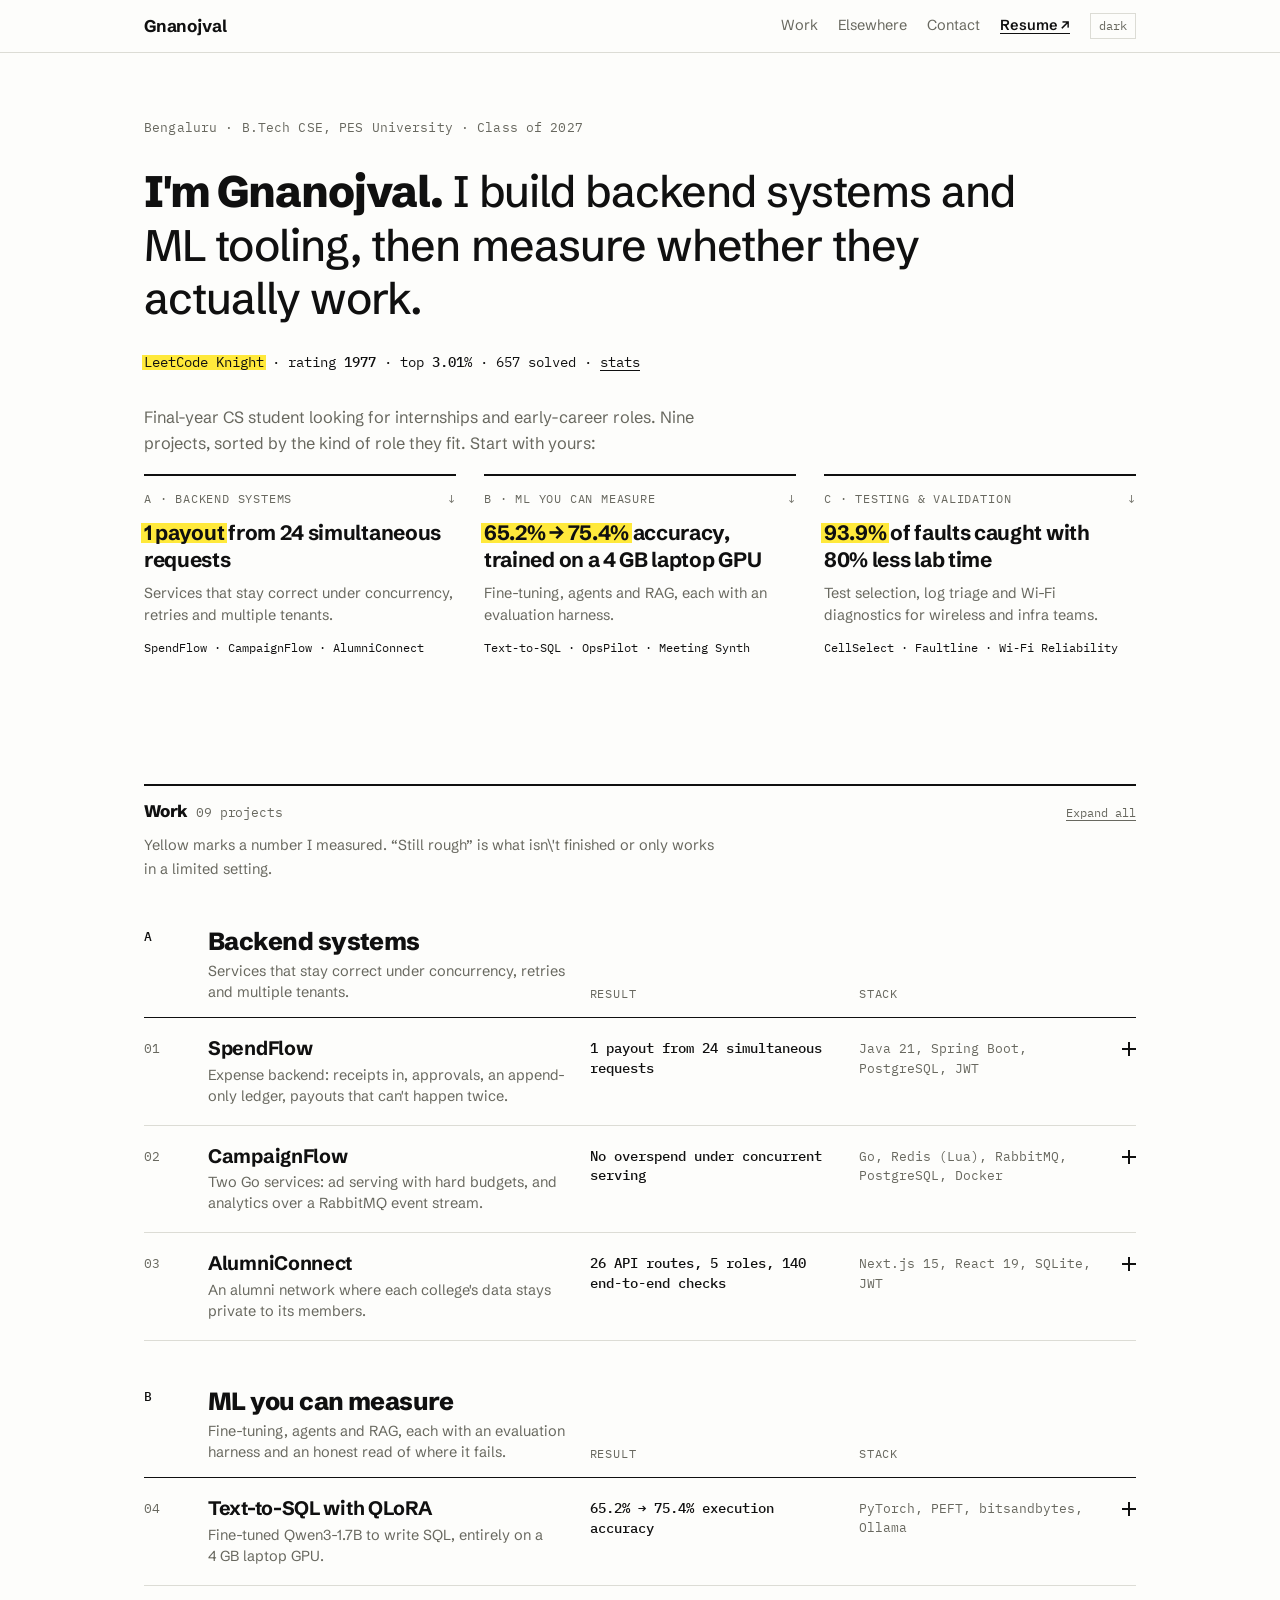
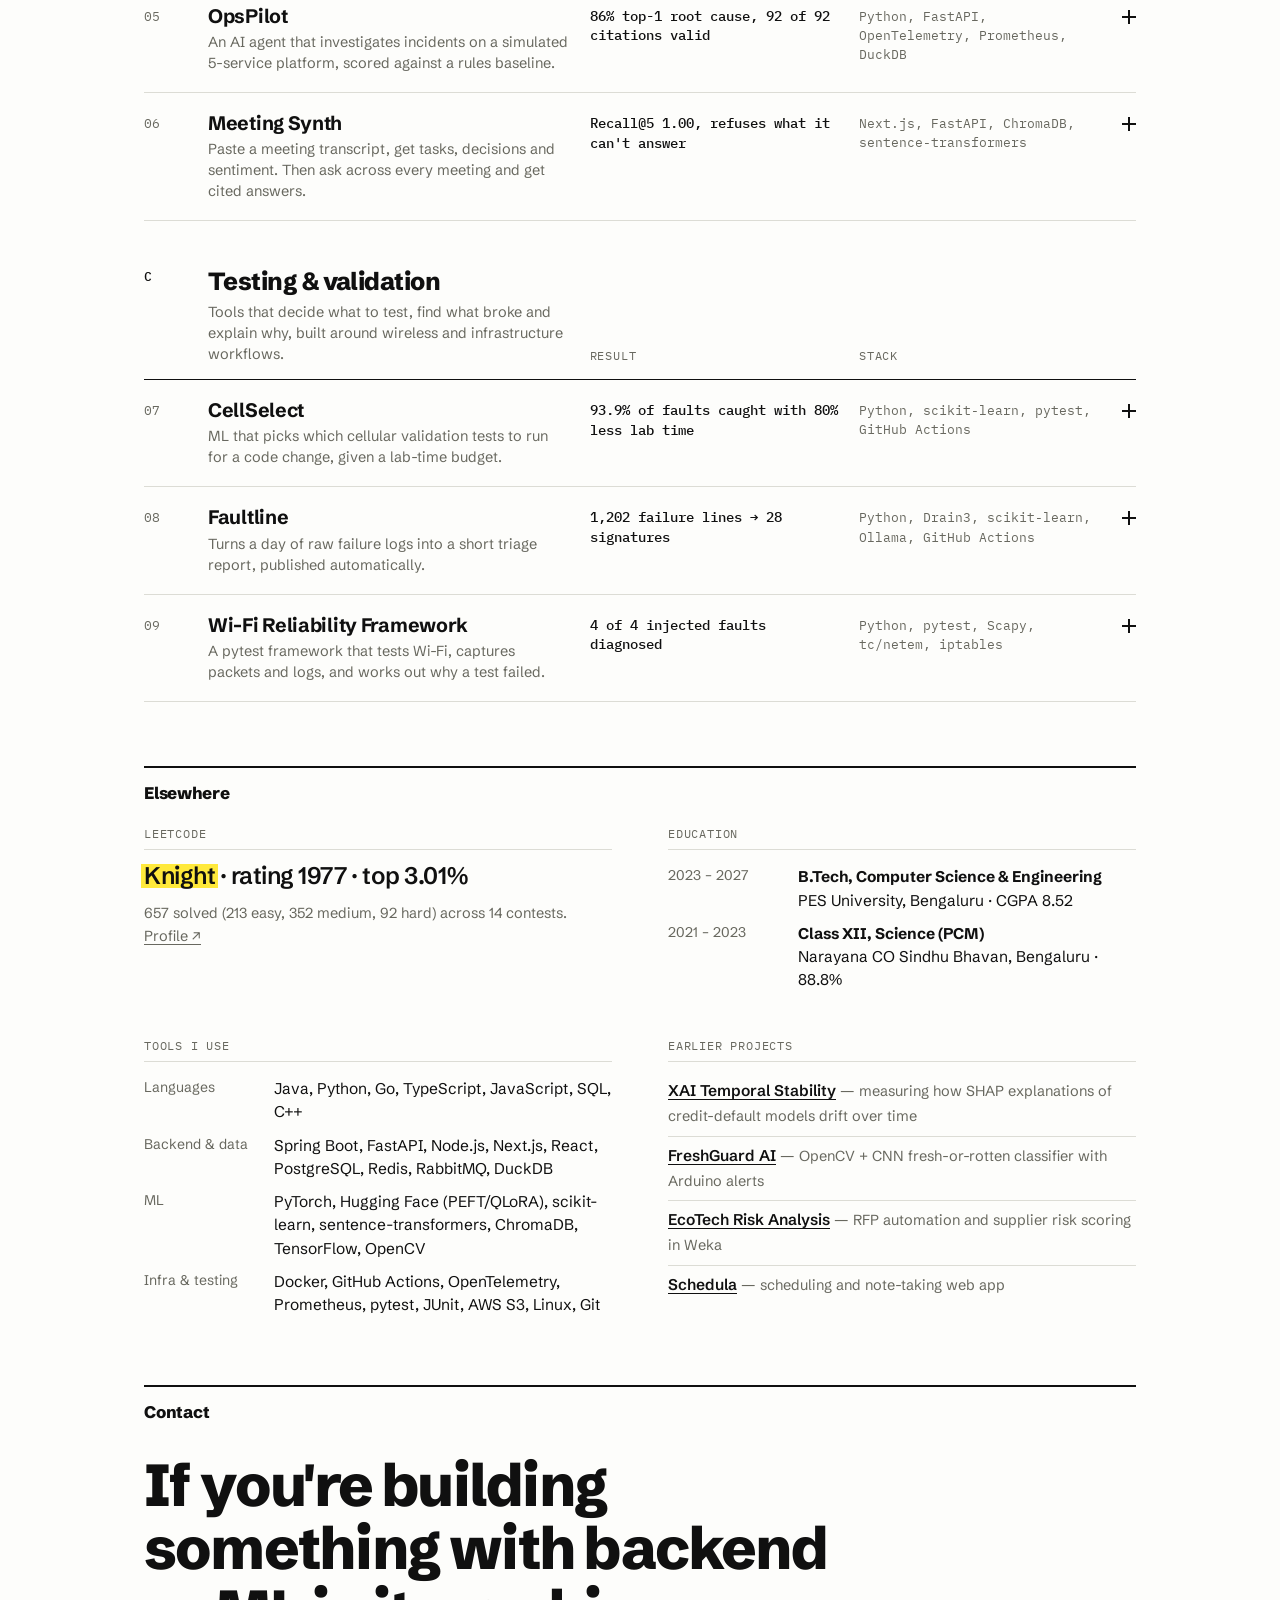
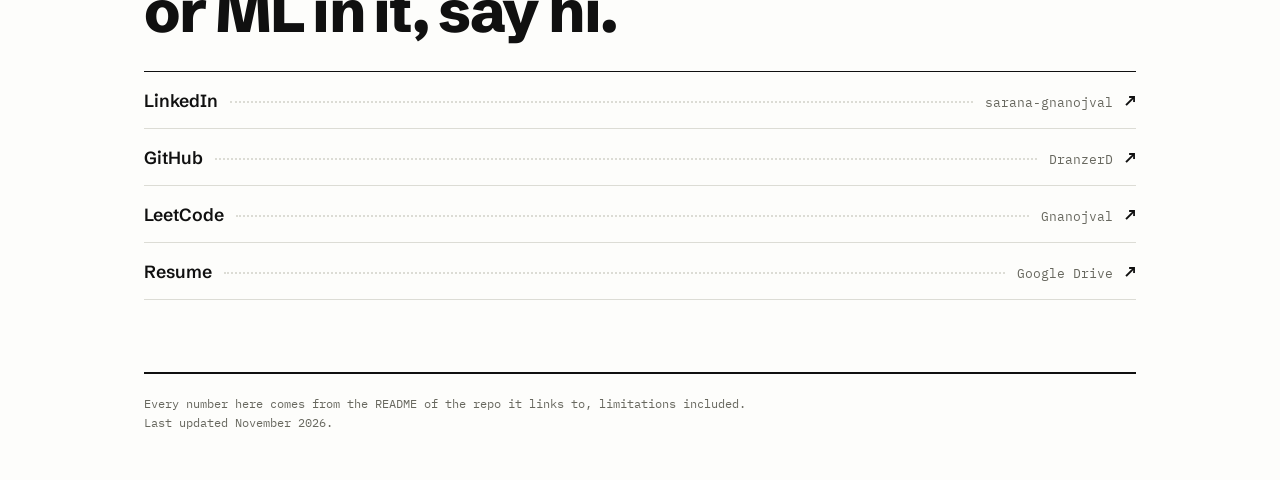
<file: index.html>
<!DOCTYPE html>
<html lang="en">
<head>
<meta charset="UTF-8">
<meta name="viewport" content="width=device-width, initial-scale=1.0">
<title>Gnanojval — Software Engineer</title>
<meta name="description" content="Gnanojval, final-year CS student in Bengaluru. Backend systems and ML tooling, measured and tested: nine projects in Java, Go, Python and TypeScript. LeetCode Knight, top 5%.">
<meta property="og:title" content="Gnanojval — Software Engineer">
<meta property="og:description" content="I build backend systems and ML tooling, then try to break them. Nine projects with the numbers to prove it.">
<link rel="icon" href="data:image/svg+xml,%3Csvg xmlns='http://www.w3.org/2000/svg' viewBox='0 0 32 32'%3E%3Crect width='32' height='32' fill='%23ffe93b'/%3E%3Cpath d='M6 24h20M6 24v-4M10 24v-2M14 24v-4M18 24v-2M22 24v-4M26 24v-2' stroke='%23101010' stroke-width='2' fill='none'/%3E%3C/svg%3E">
<link rel="preconnect" href="https://fonts.googleapis.com">
<link rel="preconnect" href="https://fonts.gstatic.com" crossorigin>
<link href="https://fonts.googleapis.com/css2?family=IBM+Plex+Mono:wght@400;500&family=Schibsted+Grotesk:wght@400;500;600;700;800&display=swap" rel="stylesheet">
<style>
:root{
  --bg:#fdfdfb; --ink:#101010; --muted:#68685f; --soft:#dcdcd5; --tint:#f0efe8; --hl:#ffe93b; --hl-ink:#101010;
  --sans:'Schibsted Grotesk',system-ui,-apple-system,'Segoe UI',sans-serif;
  --mono:'IBM Plex Mono',ui-monospace,Consolas,monospace;
}
@media (prefers-color-scheme:dark){
  :root:not([data-theme="light"]){--bg:#0e0e0d;--ink:#f2f1ea;--muted:#9b9b91;--soft:#2c2c29;--tint:#1a1a18}
}
:root[data-theme="dark"]{--bg:#0e0e0d;--ink:#f2f1ea;--muted:#9b9b91;--soft:#2c2c29;--tint:#1a1a18}

*,*::before,*::after{box-sizing:border-box}
html{scroll-behavior:smooth;scroll-padding-top:68px;-webkit-text-size-adjust:100%}
body{margin:0;background:var(--bg);color:var(--ink);font-family:var(--sans);font-size:17px;line-height:1.6;-webkit-font-smoothing:antialiased}
a{color:inherit;text-decoration-thickness:1px;text-underline-offset:3px}
a:hover{text-decoration-thickness:2px}
button{font:inherit;color:inherit;background:none;border:0;padding:0;cursor:pointer}
:focus-visible{outline:2px solid var(--ink);outline-offset:3px}
::selection{background:var(--hl);color:var(--hl-ink)}
.wrap{max-width:1040px;margin:0 auto;padding:0 24px}
.mono{font-family:var(--mono)}
.skip{position:absolute;left:-999px;top:8px;background:var(--hl);color:var(--hl-ink);padding:6px 12px;z-index:99}
.skip:focus{left:8px}

/* ---------- top bar + ruler ---------- */
header.bar{position:sticky;top:0;z-index:50;background:var(--bg);border-bottom:1px solid var(--soft)}
.bar-in{display:flex;justify-content:space-between;align-items:center;height:52px;gap:16px}
.brand{font-weight:700;text-decoration:none;letter-spacing:-.01em}
.nav{display:flex;gap:20px;align-items:center;font-size:14.5px}
.nav a{text-decoration:none;color:var(--muted)}
.nav a:hover{color:var(--ink);text-decoration:underline}
.nav .res{color:var(--ink);font-weight:600;text-decoration:underline}
.theme{font-family:var(--mono);font-size:12px;color:var(--muted);border:1px solid var(--soft);padding:2px 8px}
.theme:hover{color:var(--ink);border-color:var(--ink)}

/* ---------- hero ---------- */
.hero{padding-block:64px 48px}
.meta{font-family:var(--mono);font-size:12.5px;color:var(--muted);margin:0 0 28px;letter-spacing:.01em}
.lede{font-size:clamp(1.65rem,3.7vw,2.75rem);line-height:1.22;letter-spacing:-.022em;font-weight:500;margin:0;max-width:21em}
.lede .lead-in{font-weight:800}
.hl,mark{background:linear-gradient(transparent 10%,var(--hl) 10% 92%,transparent 92%);color:var(--hl-ink);padding:0 .14em;margin:0 -.14em;-webkit-box-decoration-break:clone;box-decoration-break:clone;text-decoration:none}
a.hl:hover{background:var(--hl);text-decoration:underline;text-decoration-thickness:2px}
.lcline{margin:26px 0 0;font-family:var(--mono);font-size:13.5px}
.lcline b{font-weight:500}
.status{margin:30px 0 0;max-width:34em;color:var(--muted);font-size:1.02rem}
.status a{color:var(--ink)}
.lanes{display:grid;grid-template-columns:repeat(3,minmax(0,1fr));gap:0 28px;margin-top:18px}
.lc{display:block;text-decoration:none;border-top:2px solid var(--ink);padding:14px 0 22px}
.lc:hover{background:var(--tint);box-shadow:-12px 0 0 var(--tint),12px 0 0 var(--tint)}
.lc .k{display:flex;justify-content:space-between;font-family:var(--mono);font-size:11.5px;text-transform:uppercase;letter-spacing:.07em;color:var(--muted);margin-bottom:12px}
.lc .h{display:block;font-size:1.3rem;font-weight:700;line-height:1.28;letter-spacing:-.015em;margin-bottom:10px}
.lc .d{display:block;font-size:14.5px;color:var(--muted);line-height:1.5;margin-bottom:12px}
.lc .p{display:block;font-family:var(--mono);font-size:12px;line-height:1.55}

/* ---------- section heads ---------- */
section.wrap{padding-block:56px 8px}
.sh{display:flex;align-items:baseline;justify-content:space-between;gap:16px;border-top:2px solid var(--ink);padding-top:12px;margin-bottom:6px}
.sh h2{margin:0;font-size:1.05rem;font-weight:800;letter-spacing:-.01em}
.sh h2 span{font-family:var(--mono);font-weight:400;font-size:.8rem;color:var(--muted);margin-left:8px}
.sh button{font-family:var(--mono);font-size:12px;color:var(--muted);text-decoration:underline;text-underline-offset:3px}
.sh button:hover{color:var(--ink)}

/* ---------- project table ---------- */
summary,.lane-h{display:grid;grid-template-columns:44px minmax(0,1.45fr) minmax(0,1fr) minmax(0,.95fr) 20px;column-gap:20px;align-items:start}
.legend{margin:10px 0 0;font-size:14.5px;color:var(--muted);max-width:40em}
.lane{margin-top:46px}
.lane-h{padding:0 0 14px;border-bottom:1px solid var(--ink);align-items:end}
.lane-h .n{font-family:var(--mono);font-size:13px;color:var(--ink);font-weight:500;padding-top:0;align-self:start}
.lane-h h3{margin:0;font-size:1.55rem;letter-spacing:-.022em;line-height:1.15;font-weight:800}
.lane-h p{margin:6px 0 0;font-size:14.5px;color:var(--muted);line-height:1.45;max-width:34em}
.lane-h .lab{margin:0;font-family:var(--mono);font-size:11.5px;color:var(--muted);text-transform:uppercase;letter-spacing:.07em}
details.row{border-bottom:1px solid var(--soft)}
summary{list-style:none;cursor:pointer;padding:18px 0}
summary::-webkit-details-marker{display:none}
summary:hover,details[open]>summary{background:var(--tint);box-shadow:-12px 0 0 var(--tint),12px 0 0 var(--tint)}
details[open]>summary .t strong{text-decoration:underline;text-decoration-thickness:2px;text-underline-offset:5px}
.n{font-family:var(--mono);font-size:13px;color:var(--muted);padding-top:3px}
.t strong{display:block;font-size:1.22rem;line-height:1.25;letter-spacing:-.015em;font-weight:700}
.t em{display:block;font-style:normal;font-size:14.5px;color:var(--muted);line-height:1.45;margin-top:4px}
.r{font-family:var(--mono);font-size:13.5px;font-weight:500;line-height:1.45;padding-top:3px}
.s{font-family:var(--mono);font-size:12.5px;color:var(--muted);line-height:1.55;padding-top:3px}
.pm{position:relative;width:14px;height:14px;margin-top:6px;justify-self:end}
.pm::before,.pm::after{content:'';position:absolute;left:0;right:0;top:6px;height:2px;background:var(--ink)}
.pm::after{transform:rotate(90deg);transition:transform .15s}
details[open] .pm::after{transform:rotate(0)}
.body{display:grid;grid-template-columns:44px minmax(0,1.45fr) minmax(0,1.95fr);column-gap:20px;padding:22px 0 34px}
.body .what{grid-column:2}
.body .what p{margin:0 0 1.1em;font-size:16px}
.body .side{grid-column:3}
.lab{font-family:var(--mono);font-size:11.5px;text-transform:uppercase;letter-spacing:.07em;color:var(--muted);margin:0 0 8px}
.how{margin:0 0 1.6em;padding:0;list-style:none}
.how li{position:relative;padding-left:18px;margin:0 0 .6em;font-size:15.5px;line-height:1.55}
.how li::before{content:'';position:absolute;left:0;top:.62em;width:8px;height:2px;background:var(--ink)}
.nums{margin:0 0 1.6em;padding:0;list-style:none;border-top:1px solid var(--ink)}
.nums li{font-family:var(--mono);font-size:13.5px;line-height:1.5;padding:9px 0;border-bottom:1px solid var(--soft)}
.nums b{font-weight:500;background:linear-gradient(transparent 10%,var(--hl) 10% 92%,transparent 92%);color:var(--hl-ink);padding:0 .2em;margin:0 -.2em}
.rough{margin:0 0 1.6em;font-size:15px;line-height:1.55;padding-left:14px;border-left:3px solid var(--ink)}
.links{display:flex;gap:18px;flex-wrap:wrap;font-family:var(--mono);font-size:13px}

/* ---------- elsewhere ---------- */
.two{display:grid;grid-template-columns:minmax(0,1fr) minmax(0,1fr);column-gap:56px;row-gap:40px;margin-top:18px}
.blk h3{font-family:var(--mono);font-size:11.5px;text-transform:uppercase;letter-spacing:.07em;color:var(--muted);font-weight:400;margin:0 0 10px;padding-bottom:6px;border-bottom:1px solid var(--soft)}
.kv{margin:0;padding:0;list-style:none}
.kv li{display:grid;grid-template-columns:118px 1fr;gap:12px;padding:5px 0;font-size:15.5px;line-height:1.5}
.kv li>span:first-child{color:var(--muted);font-size:14px}
.big{font-size:1.5rem;line-height:1.3;letter-spacing:-.02em;font-weight:600;margin:0 0 10px}
.small{font-size:14.5px;color:var(--muted);margin:0}
.earlier{margin:0;padding:0;list-style:none}
.earlier li{padding:7px 0;border-bottom:1px solid var(--soft);font-size:15.5px}
.earlier li:last-child{border-bottom:0}
.earlier a{font-weight:600}
.earlier span{color:var(--muted);font-size:14.5px}

/* ---------- contact ---------- */
.say{font-size:clamp(2rem,5.2vw,3.7rem);line-height:1.06;letter-spacing:-.03em;font-weight:800;margin:0 0 28px;max-width:12em}
.leaders{margin:0;padding:0;list-style:none;border-top:1px solid var(--ink)}
.leaders a{display:flex;align-items:baseline;gap:12px;padding:13px 0;border-bottom:1px solid var(--soft);text-decoration:none;font-weight:600;font-size:1.1rem}
.leaders a::after{content:'';order:2;flex:1;border-bottom:2px dotted var(--soft);transform:translateY(-4px)}
.leaders .h{order:3;font-family:var(--mono);font-size:13px;font-weight:400;color:var(--muted)}
.leaders .ar{order:4;font-family:var(--mono)}
.leaders a:hover{background:var(--tint);box-shadow:-12px 0 0 var(--tint),12px 0 0 var(--tint)}
footer{margin-top:72px;padding:20px 0 40px;border-top:2px solid var(--ink);font-family:var(--mono);font-size:12px;color:var(--muted);line-height:1.6}

/* ---------- responsive ---------- */
@media(max-width:820px){
  body{font-size:16.5px}
  .nav a.opt{display:none}
  .hero{padding-block:44px 32px}
  .lanes{grid-template-columns:1fr}
  .lane-h{grid-template-columns:30px minmax(0,1fr);column-gap:12px}
  .lane-h>span:not(.n){display:none}
  summary{grid-template-columns:30px minmax(0,1fr) 18px;row-gap:8px;column-gap:12px;padding:16px 0}
  summary .t{grid-column:2}
  summary .r{grid-column:2;grid-row:2;padding-top:0}
  summary .s{grid-column:2;grid-row:3;padding-top:0}
  summary .pm{grid-column:3;grid-row:1}
  summary:hover,details[open]>summary,.lc:hover{box-shadow:-10px 0 0 var(--tint),10px 0 0 var(--tint)}
  .body{grid-template-columns:30px minmax(0,1fr);column-gap:12px}
  .body .what,.body .side{grid-column:2}
  .two{grid-template-columns:1fr}
  .kv li{grid-template-columns:100px 1fr}
}
@media(max-width:420px){
  .wrap{padding:0 18px}
  .nav{gap:14px}
}
@media (prefers-reduced-motion:reduce){html{scroll-behavior:auto}*{transition:none!important}}
@media print{header.bar,.theme,.sh button{display:none}details.row .body{display:grid}}
</style>
</head>
<body>
<a class="skip" href="#work">Skip to projects</a>

<header class="bar">
  <div class="wrap bar-in">
    <a class="brand" href="#top">Gnanojval</a>
    <nav class="nav" aria-label="Primary">
      <a href="#work">Work</a>
      <a class="opt" href="#elsewhere">Elsewhere</a>
      <a class="opt" href="#contact">Contact</a>
      <a class="res" data-resume href="#" target="_blank" rel="noopener">Resume ↗</a>
      <button class="theme" id="theme" type="button" aria-label="Toggle light and dark theme">dark</button>
    </nav>
  </div>
</header>

<main id="top">
<div class="wrap hero">
  <p class="meta">Bengaluru · B.Tech CSE, PES University · Class of 2027</p>
  <h1 class="lede"><span class="lead-in">I'm Gnanojval.</span> I build backend systems and ML tooling, then measure whether they actually work.</h1>
  <p class="lcline"><mark>LeetCode Knight</mark> · rating <b data-lc="rating">1977</b> · top <b data-lc="top">3.01</b>% · <span data-lc="solved">657</span> solved · <a href="#leetcode">stats</a></p>
  <p class="status">Final-year CS student looking for internships and early-career roles. Nine projects, sorted by the kind of role they fit. Start with yours:</p>
  <div class="lanes">
    <a class="lc" href="#lane-backend">
      <span class="k"><span>A · Backend systems</span><span aria-hidden="true">↓</span></span>
      <span class="h"><mark>1 payout</mark> from 24 simultaneous requests</span>
      <span class="d">Services that stay correct under concurrency, retries and multiple tenants.</span>
      <span class="p">SpendFlow · CampaignFlow · AlumniConnect</span>
    </a>
    <a class="lc" href="#lane-ml">
      <span class="k"><span>B · ML you can measure</span><span aria-hidden="true">↓</span></span>
      <span class="h"><mark>65.2% → 75.4%</mark> accuracy, trained on a 4&nbsp;GB laptop GPU</span>
      <span class="d">Fine-tuning, agents and RAG, each with an evaluation harness.</span>
      <span class="p">Text-to-SQL · OpsPilot · Meeting Synth</span>
    </a>
    <a class="lc" href="#lane-test">
      <span class="k"><span>C · Testing &amp; validation</span><span aria-hidden="true">↓</span></span>
      <span class="h"><mark>93.9%</mark> of faults caught with 80% less lab time</span>
      <span class="d">Test selection, log triage and Wi-Fi diagnostics for wireless and infra teams.</span>
      <span class="p">CellSelect · Faultline · Wi-Fi Reliability</span>
    </a>
  </div>
</div>

<section id="work" class="wrap">
  <div class="sh">
    <h2>Work<span>09 projects</span></h2>
    <button type="button" id="toggleAll">Expand all</button>
  </div>
  <p class="legend">Yellow marks a number I measured. &ldquo;Still rough&rdquo; is what isn\'t finished or only works in a limited setting.</p>
  <div class="lane" id="lane-backend">
    <div class="lane-h">
      <span class="n">A</span>
      <div><h3>Backend systems</h3><p>Services that stay correct under concurrency, retries and multiple tenants.</p></div>
      <span class="lab">Result</span><span class="lab">Stack</span><span></span>
    </div>
  <details class="row" id="spendflow">
    <summary>
      <span class="n">01</span>
      <span class="t"><strong>SpendFlow</strong><em>Expense backend: receipts in, approvals, an append-only ledger, payouts that can't happen twice.</em></span>
      <span class="r">1 payout from 24 simultaneous requests</span>
      <span class="s">Java 21, Spring Boot, PostgreSQL, JWT</span>
      <span class="pm" aria-hidden="true"></span>
    </summary>
    <div class="body">
      <div class="what">
        <p>A multi-tenant backend where employees submit expenses and receipts. Fields are read off the receipt (Claude when there's an API key, an offline parser when there isn't), a policy engine decides who has to approve, and approved spend posts to a double-entry ledger. Reimbursing is idempotent, so a retry never pays twice.</p>
        <p class="lab">How it works</p>
        <ul class="how">
          <li>The tenant id only ever comes from the JWT, and every lookup is scoped by it.</li>
          <li>Money is integer paise. The ledger rejects unbalanced posts, database triggers make rows immutable, and fixes are reversing entries.</li>
          <li>Four separate guards against double payment: idempotency keys, row locks, a state-machine check and unique constraints.</li>
          <li>Receipt extraction is a forced LLM tool call, then a validator re-checks every field. Anything low-confidence goes to a review queue.</li>
          <li>Receipt jobs run through a database-backed queue with retries, backoff and a dead-letter queue.</li>
        </ul>
      </div>
      <div class="side">
        <p class="lab">Numbers</p>
        <ul class="nums">
          <li>24 threads, same expense → <b>exactly 1 payout</b></li>
          <li>40 parallel reimbursements → <b>0 double postings</b>, trial balance balanced</li>
          <li>Duplicate detection: <b>precision 1.00, recall 1.00</b> (300 genuine, 60 injected duplicates, 60 hard negatives)</li>
          <li>31 tests: unit, HTTP, concurrency, evals</li>
        </ul>
        <p class="lab">Still rough</p>
        <p class="rough">No AWS deployment, CI, Dockerfile or frontend yet. The PostgreSQL path has only been run against H2.</p>
        <div class="links"><a href="https://github.com/DranzerD/SpendFlow" target="_blank" rel="noopener">Code ↗</a></div>
      </div>
    </div>
  </details>
  <details class="row" id="campaignflow">
    <summary>
      <span class="n">02</span>
      <span class="t"><strong>CampaignFlow</strong><em>Two Go services: ad serving with hard budgets, and analytics over a RabbitMQ event stream.</em></span>
      <span class="r">No overspend under concurrent serving</span>
      <span class="s">Go, Redis (Lua), RabbitMQ, PostgreSQL, Docker</span>
      <span class="pm" aria-hidden="true"></span>
    </summary>
    <div class="body">
      <div class="what">
        <p>The Ad Service manages advertisers, campaigns and ads and serves the best eligible ad that's still under budget. The Analytics Service consumes impression and click events from RabbitMQ and reports aggregates. Each service owns its own PostgreSQL database, and everything runs with Docker Compose.</p>
        <p class="lab">How it works</p>
        <ul class="how">
          <li>Budget checks are a single Redis Lua script, so they're atomic. A concurrency test proves nothing overspends.</li>
          <li>Events are delivered at-least-once, so the consumer is idempotent: the event UUID is the primary key with <span class="mono">ON CONFLICT DO NOTHING</span>, and the counter increments in the same transaction.</li>
          <li>Reports are suppressed below 50 impressions, so small groups can't be singled out.</li>
          <li>Fixed after my own review: a poison-message requeue loop, events lost on cold start, and double-counted clicks (Redis <span class="mono">SET NX</span>).</li>
        </ul>
      </div>
      <div class="side">
        <p class="lab">Numbers</p>
        <ul class="nums">
          <li>Concurrency test: <b>no overspend</b></li>
          <li>Real-broker end-to-end test covers publish → consume → ack</li>
          <li>Keyword cache in Redis with TTL and invalidation on writes</li>
        </ul>
        <div class="links"><a href="https://github.com/DranzerD/CampaignFlow" target="_blank" rel="noopener">Code ↗</a></div>
      </div>
    </div>
  </details>
  <details class="row" id="alumniconnect">
    <summary>
      <span class="n">03</span>
      <span class="t"><strong>AlumniConnect</strong><em>An alumni network where each college's data stays private to its members.</em></span>
      <span class="r">26 API routes, 5 roles, 140 end-to-end checks</span>
      <span class="s">Next.js 15, React 19, SQLite, JWT</span>
      <span class="pm" aria-hidden="true"></span>
    </summary>
    <div class="body">
      <div class="what">
        <p>Students, alumni and faculty connect, message, post jobs, run events and set up mentorship. Sign-up needs the college's email domain, and every query is scoped to the user's college. Deployed on Render.</p>
        <p class="lab">How it works</p>
        <ul class="how">
          <li>Two layers of checks: Edge middleware verifies the JWT and role, and each API route re-checks the user in the database, so deactivating someone takes effect immediately.</li>
          <li>Login rate limiting, parameterised SQL with escaped <span class="mono">LIKE</span> wildcards, and security headers.</li>
          <li>Event RSVPs check capacity inside a transaction, so no overbooking. Connection-request races are handled the same way.</li>
        </ul>
      </div>
      <div class="side">
        <p class="lab">Numbers</p>
        <ul class="nums">
          <li><b>26</b> API route files (38 handlers), 16 pages, 10 tables</li>
          <li><b>140</b> manual end-to-end checks passing</li>
          <li>5 roles, from student to platform admin</li>
        </ul>
        <p class="lab">Still rough</p>
        <p class="rough">Messaging polls instead of using WebSockets. SQLite and the in-memory rate limiter assume one server. No automated test suite and no email verification.</p>
        <div class="links"><a href="https://github.com/DranzerD/AlumniConnect" target="_blank" rel="noopener">Code ↗</a></div>
      </div>
    </div>
  </details>
  </div>

  <div class="lane" id="lane-ml">
    <div class="lane-h">
      <span class="n">B</span>
      <div><h3>ML you can measure</h3><p>Fine-tuning, agents and RAG, each with an evaluation harness and an honest read of where it fails.</p></div>
      <span class="lab">Result</span><span class="lab">Stack</span><span></span>
    </div>
  <details class="row" id="text-to-sql">
    <summary>
      <span class="n">04</span>
      <span class="t"><strong>Text-to-SQL with QLoRA</strong><em>Fine-tuned Qwen3-1.7B to write SQL, entirely on a 4&nbsp;GB laptop GPU.</em></span>
      <span class="r">65.2% → 75.4% execution accuracy</span>
      <span class="s">PyTorch, PEFT, bitsandbytes, Ollama</span>
      <span class="pm" aria-hidden="true"></span>
    </summary>
    <div class="body">
      <div class="what">
        <p>A QLoRA fine-tune that turns plain English into SQLite queries. Training, evaluation and deployment all ran on an RTX 3050 laptop GPU. The final model is exported to GGUF and served by Ollama, with a CLI that answers questions about any SQLite file.</p>
        <p class="lab">How it works</p>
        <ul class="how">
          <li>I ran every training example against SQLite first. About 20% of the reference queries were broken and got filtered out.</li>
          <li>It fits in 4&nbsp;GB with 4-bit quantisation, gradient checkpointing, a paged 8-bit optimiser and gradient accumulation (peak 3.2–3.4&nbsp;GB).</li>
          <li>Grading compares result sets, not SQL strings, in sandboxed in-memory databases with timeouts. The grader has its own tests.</li>
          <li>Confidence intervals, McNemar's paired test, and a data-size ablation from 1k to 8k examples.</li>
          <li>Showing three example rows per table in the prompt lifted every model by about 12 points.</li>
        </ul>
      </div>
      <div class="side">
        <p class="lab">Numbers</p>
        <ul class="nums">
          <li>Base <b>65.2%</b> → fine-tuned <b>75.4%</b> on 500 held-out questions (+10.2 points, p &lt; 1e-6)</li>
          <li>Gemma 3 4B, twice the size: 69.4%</li>
          <li>Ollama GGUF export: <b>76.2%</b>, no accuracy loss</li>
          <li>Single-join queries 45% → 72%</li>
          <li>Whole pipeline: about 6 hours on one laptop GPU</li>
        </ul>
        <p class="lab">Still rough</p>
        <p class="rough">Trained on a synthetic dataset (Spider and BIRD are next). Window functions are still weak (2 of 18). Read-only queries only.</p>
        <div class="links"><a href="https://github.com/DranzerD/Text_To_SQL_QLORA" target="_blank" rel="noopener">Code ↗</a></div>
      </div>
    </div>
  </details>
  <details class="row" id="opspilot">
    <summary>
      <span class="n">05</span>
      <span class="t"><strong>OpsPilot</strong><em>An AI agent that investigates incidents on a simulated 5-service platform, scored against a rules baseline.</em></span>
      <span class="r">86% top-1 root cause, 92 of 92 citations valid</span>
      <span class="s">Python, FastAPI, OpenTelemetry, Prometheus, DuckDB</span>
      <span class="pm" aria-hidden="true"></span>
    </summary>
    <div class="body">
      <div class="what">
        <p>A five-service simulated platform instrumented with OpenTelemetry and Prometheus. A fault injector breaks it in realistic ways (pool exhaustion, latency, timeout misconfig, malformed input, bad deploys) and records the true root cause. An LLM agent with read-only tools and a rules baseline then diagnose every incident, and an eval harness scores both.</p>
        <p class="lab">How it works</p>
        <ul class="how">
          <li>Incidents are frozen into Parquet bundles, so every experiment replays identically.</li>
          <li>A triage step builds a compact briefing, so one investigation costs about 2.5k tokens.</li>
          <li>The agent has four tools (<span class="mono">query_metric</span>, <span class="mono">search_logs</span>, <span class="mono">get_service_spans</span>, <span class="mono">submit_diagnosis</span>) and must cite evidence. I check mechanically that every cited id exists in its evidence ledger.</li>
          <li>A leak test confirms no recorded telemetry reveals that a fault was injected. The held-out set was scored once, after freezing the prompts.</li>
        </ul>
      </div>
      <div class="side">
        <p class="lab">Numbers</p>
        <ul class="nums">
          <li>Dev set (21 faults, 3 no-fault): <b>86%</b> with tools vs 76% without</li>
          <li><b>92 of 92</b> citations valid</li>
          <li>Held-out set: agent <b>70%</b>, rules baseline 90%</li>
          <li>gpt-oss-120b did not beat 20b and used 2–3× the tokens</li>
        </ul>
        <p class="lab">Still rough</p>
        <p class="rough">On the held-out set the agent loses to the rules baseline, and latency faults and no-fault runs are its weak spots. Alert grouping, a web console, a Slack bot and remediation approvals from my spec aren't built.</p>
        <div class="links"><a href="https://github.com/DranzerD/OpsPilot" target="_blank" rel="noopener">Code ↗</a></div>
      </div>
    </div>
  </details>
  <details class="row" id="meeting-synth">
    <summary>
      <span class="n">06</span>
      <span class="t"><strong>Meeting Synth</strong><em>Paste a meeting transcript, get tasks, decisions and sentiment. Then ask across every meeting and get cited answers.</em></span>
      <span class="r">Recall@5 1.00, refuses what it can't answer</span>
      <span class="s">Next.js, FastAPI, ChromaDB, sentence-transformers</span>
      <span class="pm" aria-hidden="true"></span>
    </summary>
    <div class="body">
      <div class="what">
        <p>A local ML pipeline pulls tasks, decisions, sentiment and a summary out of a transcript. A RAG chat then answers questions across every analysed meeting, citing the meeting, chunk and speaker, and says "I don't know" without calling the LLM when the evidence isn't good enough.</p>
        <p class="lab">How it works</p>
        <ul class="how">
          <li>Retrieve, rerank with a cross-encoder, pass a relevance gate, then answer with citations. The LLM provider is swappable (Groq, OpenAI, Anthropic).</li>
          <li>If the Python service is down, a TypeScript heuristic pipeline takes over.</li>
          <li>An eval harness measures Recall@K, Precision@K, MRR and refusal accuracy, and benchmarks latency with and without reranking.</li>
        </ul>
      </div>
      <div class="side">
        <p class="lab">Numbers</p>
        <ul class="nums">
          <li>Recall@5 <b>1.00</b>, MRR <b>0.967</b> with reranking</li>
          <li>Refused <b>5 of 5</b> unanswerable questions; wrongly refused 0 of 15 answerable ones</li>
          <li>Task classifier 73.2% F1 (5-fold CV)</li>
          <li>Reranking costs 140.6 ms vs 12.3 ms without</li>
          <li>185 automated tests (106 pytest, 79 Vitest)</li>
        </ul>
        <p class="lab">Still rough</p>
        <p class="rough">One shared workspace (no multi-tenancy), meetings stored as JSON files, no claim-level faithfulness check, no streaming.</p>
        <div class="links"><a href="https://github.com/DranzerD/MEETING-SYNTH" target="_blank" rel="noopener">Code ↗</a></div>
      </div>
    </div>
  </details>
  </div>

  <div class="lane" id="lane-test">
    <div class="lane-h">
      <span class="n">C</span>
      <div><h3>Testing &amp; validation</h3><p>Tools that decide what to test, find what broke and explain why, built around wireless and infrastructure workflows.</p></div>
      <span class="lab">Result</span><span class="lab">Stack</span><span></span>
    </div>
  <details class="row" id="cellselect">
    <summary>
      <span class="n">07</span>
      <span class="t"><strong>CellSelect</strong><em>ML that picks which cellular validation tests to run for a code change, given a lab-time budget.</em></span>
      <span class="r">93.9% of faults caught with 80% less lab time</span>
      <span class="s">Python, scikit-learn, pytest, GitHub Actions</span>
      <span class="pm" aria-hidden="true"></span>
    </summary>
    <div class="body">
      <div class="what">
        <p>It predicts which tests are likely to fail for a change, then picks and orders a subset that fits the time budget while keeping mandatory tests and coverage of what changed. It runs against a simulator I wrote of a cellular stack (link budget, CQI/BLER, HARQ, RRC timers, A3 handover, reconnection) with 22 injectable software faults.</p>
        <p class="lab">How it works</p>
        <ul class="how">
          <li>Greedy selection by <span class="mono">(risk × residual + λ·coverage) / duration</span>, with critical tests always included.</li>
          <li>Safe fallbacks for thin history, model uncertainty, unseen change types and a missing model.</li>
          <li>Leakage control: chronological splits, forward-chaining CV, and tests that mutate future data to prove the features don't change.</li>
          <li>Every pick or skip comes with a human-readable reason.</li>
          <li>CI runs lint, an Ubuntu/Windows × Python 3.11/3.12 matrix, a smoke pipeline and a benchmark.</li>
        </ul>
      </div>
      <div class="side">
        <p class="lab">Numbers</p>
        <ul class="nums">
          <li>20% budget: <b>93.9%</b> of faults vs 85.7% for the best baseline</li>
          <li>10% budget: <b>90.1%</b> vs 76.6%</li>
          <li>(3 seeds × 120 held-out changes)</li>
          <li>First failing test after about 367 s, vs 3,573 s for the full suite</li>
          <li>Selection overhead 130–146 ms; simulator has 160 tests</li>
        </ul>
        <p class="lab">Still rough</p>
        <p class="rough">The simulator and data are synthetic, not a real modem or RF chain, and per-execution PR-AUC is modest (about 0.19).</p>
        <div class="links"><a href="https://github.com/DranzerD/handover-ml" target="_blank" rel="noopener">Code ↗</a></div>
      </div>
    </div>
  </details>
  <details class="row" id="faultline">
    <summary>
      <span class="n">08</span>
      <span class="t"><strong>Faultline</strong><em>Turns a day of raw failure logs into a short triage report, published automatically.</em></span>
      <span class="r">1,202 failure lines → 28 signatures</span>
      <span class="s">Python, Drain3, scikit-learn, Ollama, GitHub Actions</span>
      <span class="pm" aria-hidden="true"></span>
    </summary>
    <div class="body">
      <div class="what">
        <p>Failure lines are parsed into templates (Drain), embedded, clustered into recurring signatures, classified (new bug, known bug, flaky, environment, noise), summarised by a local LLM through Ollama, and published as HTML to GitHub Pages whenever new logs land.</p>
        <p class="lab">How it works</p>
        <ul class="how">
          <li>Runs on about 1M lines of the Loghub BGL supercomputer dataset, which has real alert labels.</li>
          <li>Time-based train/test split, with tuning only on an inner validation split.</li>
          <li>A new-signature detector flags alert classes never seen in training.</li>
          <li>Parser and classifier state is committed, so CI resumes incrementally. LLM summaries are cached per signature.</li>
          <li>No paid services: public data, local embeddings, local LLM.</li>
        </ul>
      </div>
      <div class="side">
        <p class="lab">Numbers</p>
        <ul class="nums">
          <li>Classifier <b>96.9%</b> accuracy vs 87.2% baseline</li>
          <li>Alert precision 1.00, recall 0.92</li>
          <li><b>82.4%</b> on never-seen templates (baseline 21.3%)</li>
          <li>Signature purity 98.3%</li>
          <li>Median daily review: <b>1,202 lines → 28 signatures</b></li>
        </ul>
        <div class="links"><a href="https://github.com/DranzerD/Faultline" target="_blank" rel="noopener">Code ↗</a><a href="https://dranzerd.github.io/Faultline/" target="_blank" rel="noopener">Live reports ↗</a></div>
      </div>
    </div>
  </details>
  <details class="row" id="wifi">
    <summary>
      <span class="n">09</span>
      <span class="t"><strong>Wi-Fi Reliability Framework</strong><em>A pytest framework that tests Wi-Fi, captures packets and logs, and works out why a test failed.</em></span>
      <span class="r">4 of 4 injected faults diagnosed</span>
      <span class="s">Python, pytest, Scapy, tc/netem, iptables</span>
      <span class="pm" aria-hidden="true"></span>
    </summary>
    <div class="body">
      <div class="what">
        <p>It tests latency, loss, DNS, stability and reconnection, captures packet and log evidence around each test, and diagnoses root cause with a 10-rule engine. An optional LLM layer explains the result and flags where it disagrees with the rules instead of overriding them. Runs on Windows, Linux and macOS.</p>
        <p class="lab">How it works</p>
        <ul class="how">
          <li>Each of the 10 rules is a pure function with unit tests (weak signal, congestion, DNS, AP deauth, driver drop).</li>
          <li>Faults are injected for real (tc/netem, iptables, firewall rules) or synthetically, and the report says which one ran.</li>
          <li>I caught a bug in my own measurement: receive-segment coalescing made a healthy link look like 21% TCP retransmissions. Fixing the detection took that to 0%. A BPF filter fixed capture-scope pollution too.</li>
        </ul>
      </div>
      <div class="side">
        <p class="lab">Numbers</p>
        <ul class="nums">
          <li>Control, weak signal, DNS failure, unexpected drop: <b>4 of 4</b> diagnosed correctly</li>
          <li>False retransmissions <b>21% → 0%</b> on a healthy link</li>
          <li>16 offline rule-engine tests</li>
        </ul>
        <p class="lab">Still rough</p>
        <p class="rough">Consumer adapters can't do monitor mode, so the deauth rule can't fire on my hardware. Loss and latency injection is synthetic on Windows. No iperf3 throughput test.</p>
        <div class="links"><a href="https://github.com/DranzerD/Wi-Fi-Reliability-Test-Diagnostics-Framework" target="_blank" rel="noopener">Code ↗</a></div>
      </div>
    </div>
  </details>
  </div>

</section>

<section id="elsewhere" class="wrap">
  <div class="sh"><h2>Elsewhere</h2></div>
  <div class="two">
    <div class="blk" id="leetcode">
      <h3>LeetCode</h3>
      <p class="big"><mark>Knight</mark> · rating <span data-lc="rating">1977</span> · top <span data-lc="top">3.01</span>%</p>
      <p class="small"><span data-lc="solved">657</span> solved (<span data-lc="easy">213</span> easy, <span data-lc="med">352</span> medium, <span data-lc="hard">92</span> hard) across <span data-lc="contests">14</span> contests. <a href="https://leetcode.com/u/Gnanojval/" target="_blank" rel="noopener">Profile ↗</a></p>
    </div>

    <div class="blk">
      <h3>Education</h3>
      <ul class="kv">
        <li><span>2023 – 2027</span><span><strong>B.Tech, Computer Science &amp; Engineering</strong><br>PES University, Bengaluru · CGPA 8.52</span></li>
        <li><span>2021 – 2023</span><span><strong>Class XII, Science (PCM)</strong><br>Narayana CO Sindhu Bhavan, Bengaluru · 88.8%</span></li>
      </ul>
    </div>

    <div class="blk">
      <h3>Tools I use</h3>
      <ul class="kv">
        <li><span>Languages</span><span>Java, Python, Go, TypeScript, JavaScript, SQL, C++</span></li>
        <li><span>Backend &amp; data</span><span>Spring Boot, FastAPI, Node.js, Next.js, React, PostgreSQL, Redis, RabbitMQ, DuckDB</span></li>
        <li><span>ML</span><span>PyTorch, Hugging Face (PEFT/QLoRA), scikit-learn, sentence-transformers, ChromaDB, TensorFlow, OpenCV</span></li>
        <li><span>Infra &amp; testing</span><span>Docker, GitHub Actions, OpenTelemetry, Prometheus, pytest, JUnit, AWS S3, Linux, Git</span></li>
      </ul>
    </div>

    <div class="blk">
      <h3>Earlier projects</h3>
      <ul class="earlier">
        <li><a href="https://github.com/DranzerD/XAI-Temporal-Stability" target="_blank" rel="noopener">XAI Temporal Stability</a> <span>— measuring how SHAP explanations of credit-default models drift over time</span></li>
        <li><a href="https://github.com/DranzerD/FreshGuard-AI" target="_blank" rel="noopener">FreshGuard AI</a> <span>— OpenCV + CNN fresh-or-rotten classifier with Arduino alerts</span></li>
        <li><a href="https://github.com/DranzerD/EcoTech-Risk-Analysis-An-AI-Based-Approach-To-Supplier-Procurement" target="_blank" rel="noopener">EcoTech Risk Analysis</a> <span>— RFP automation and supplier risk scoring in Weka</span></li>
        <li><a href="https://github.com/DranzerD/Schedula" target="_blank" rel="noopener">Schedula</a> <span>— scheduling and note-taking web app</span></li>
      </ul>
    </div>
  </div>
</section>

<section id="contact" class="wrap">
  <div class="sh"><h2>Contact</h2></div>
  <p class="say" style="margin-top:28px">If you're building something with backend or ML in it, say hi.</p>
  <ul class="leaders">
    <li><a href="https://www.linkedin.com/in/sarana-gnanojval/" target="_blank" rel="noopener">LinkedIn <span class="h">sarana-gnanojval</span><span class="ar">↗</span></a></li>
    <li><a href="https://github.com/DranzerD" target="_blank" rel="noopener">GitHub <span class="h">DranzerD</span><span class="ar">↗</span></a></li>
    <li><a href="https://leetcode.com/u/Gnanojval/" target="_blank" rel="noopener">LeetCode <span class="h">Gnanojval</span><span class="ar">↗</span></a></li>
    <li><a data-resume href="#" target="_blank" rel="noopener">Resume <span class="h">Google Drive</span><span class="ar">↗</span></a></li>
  </ul>
  <footer>Every number here comes from the README of the repo it links to, limitations included.<br>Last updated November 2026.</footer>
</section>
</main>

<script>
const RESUME_URL = "https://drive.google.com/file/d/11qbiu7blJrSyA_MEj6NTpa-TEieOszen/view?usp=sharing";
const $ = (s,c=document)=>c.querySelector(s);
const $$ = (s,c=document)=>[...c.querySelectorAll(s)];

$$("[data-resume]").forEach(a=>a.href=RESUME_URL);

/* theme */
const root = document.documentElement, tBtn = $("#theme");
const isDark = ()=> root.dataset.theme ? root.dataset.theme==="dark" : matchMedia("(prefers-color-scheme: dark)").matches;
function paintBtn(){ tBtn.textContent = isDark() ? "light" : "dark"; }
try{ const s = localStorage.getItem("theme"); if(s) root.dataset.theme = s; }catch{}
paintBtn();
matchMedia("(prefers-color-scheme: dark)").addEventListener("change",paintBtn);
tBtn.addEventListener("click",()=>{
  const next = isDark() ? "light" : "dark";
  root.dataset.theme = next; paintBtn();
  try{ localStorage.setItem("theme", next); }catch{}
});

/* open a project row from a link or the URL hash */
function openRow(id, scroll){
  const d = document.getElementById(id);
  if(d && d.tagName==="DETAILS"){ d.open = true; if(scroll) setTimeout(()=>d.scrollIntoView({block:"start"}),20); }
}
addEventListener("hashchange",()=>openRow(location.hash.slice(1), true));
document.addEventListener("click",e=>{
  const a = e.target.closest('a[href^="#"]'); if(!a) return;
  const id = a.getAttribute("href").slice(1);
  if(document.getElementById(id)?.tagName==="DETAILS"){ e.preventDefault(); history.replaceState(null,"","#"+id); openRow(id,true); }
});
if(location.hash) openRow(location.hash.slice(1), false);

/* expand / collapse all */
const all = $("#toggleAll");
all.addEventListener("click",()=>{
  const rows = $$("details.row"); const open = rows.some(r=>!r.open);
  rows.forEach(r=>r.open = open);
  all.textContent = open ? "Collapse all" : "Expand all";
});

/* live LeetCode stats; defaults are baked into the HTML */
const LC = "https://alfa-leetcode-api.onrender.com";
const setLC=(k,v)=>{ if(v==null||v==="") return; $$(`[data-lc="${k}"]`).forEach(el=>el.textContent=v); };
async function getJSON(url){
  const c = new AbortController(), t = setTimeout(()=>c.abort(),9000);
  try{ const r = await fetch(url,{signal:c.signal}); if(!r.ok) throw 0; return await r.json(); } finally{ clearTimeout(t); }
}
(async()=>{
  try{ const s = await getJSON(LC+"/Gnanojval/solved");
    setLC("solved",s.solvedProblem); setLC("easy",s.easySolved); setLC("med",s.mediumSolved); setLC("hard",s.hardSolved); }catch{}
  try{ const c = (await getJSON(LC+"/userContestRankingInfo/Gnanojval")).userContestRanking;
    if(c){ setLC("rating",Math.round(c.rating)); setLC("top",Number(c.topPercentage).toFixed(2)); setLC("contests",c.attendedContestsCount); } }catch{}
})();
</script>
</body>
</html>
</file>
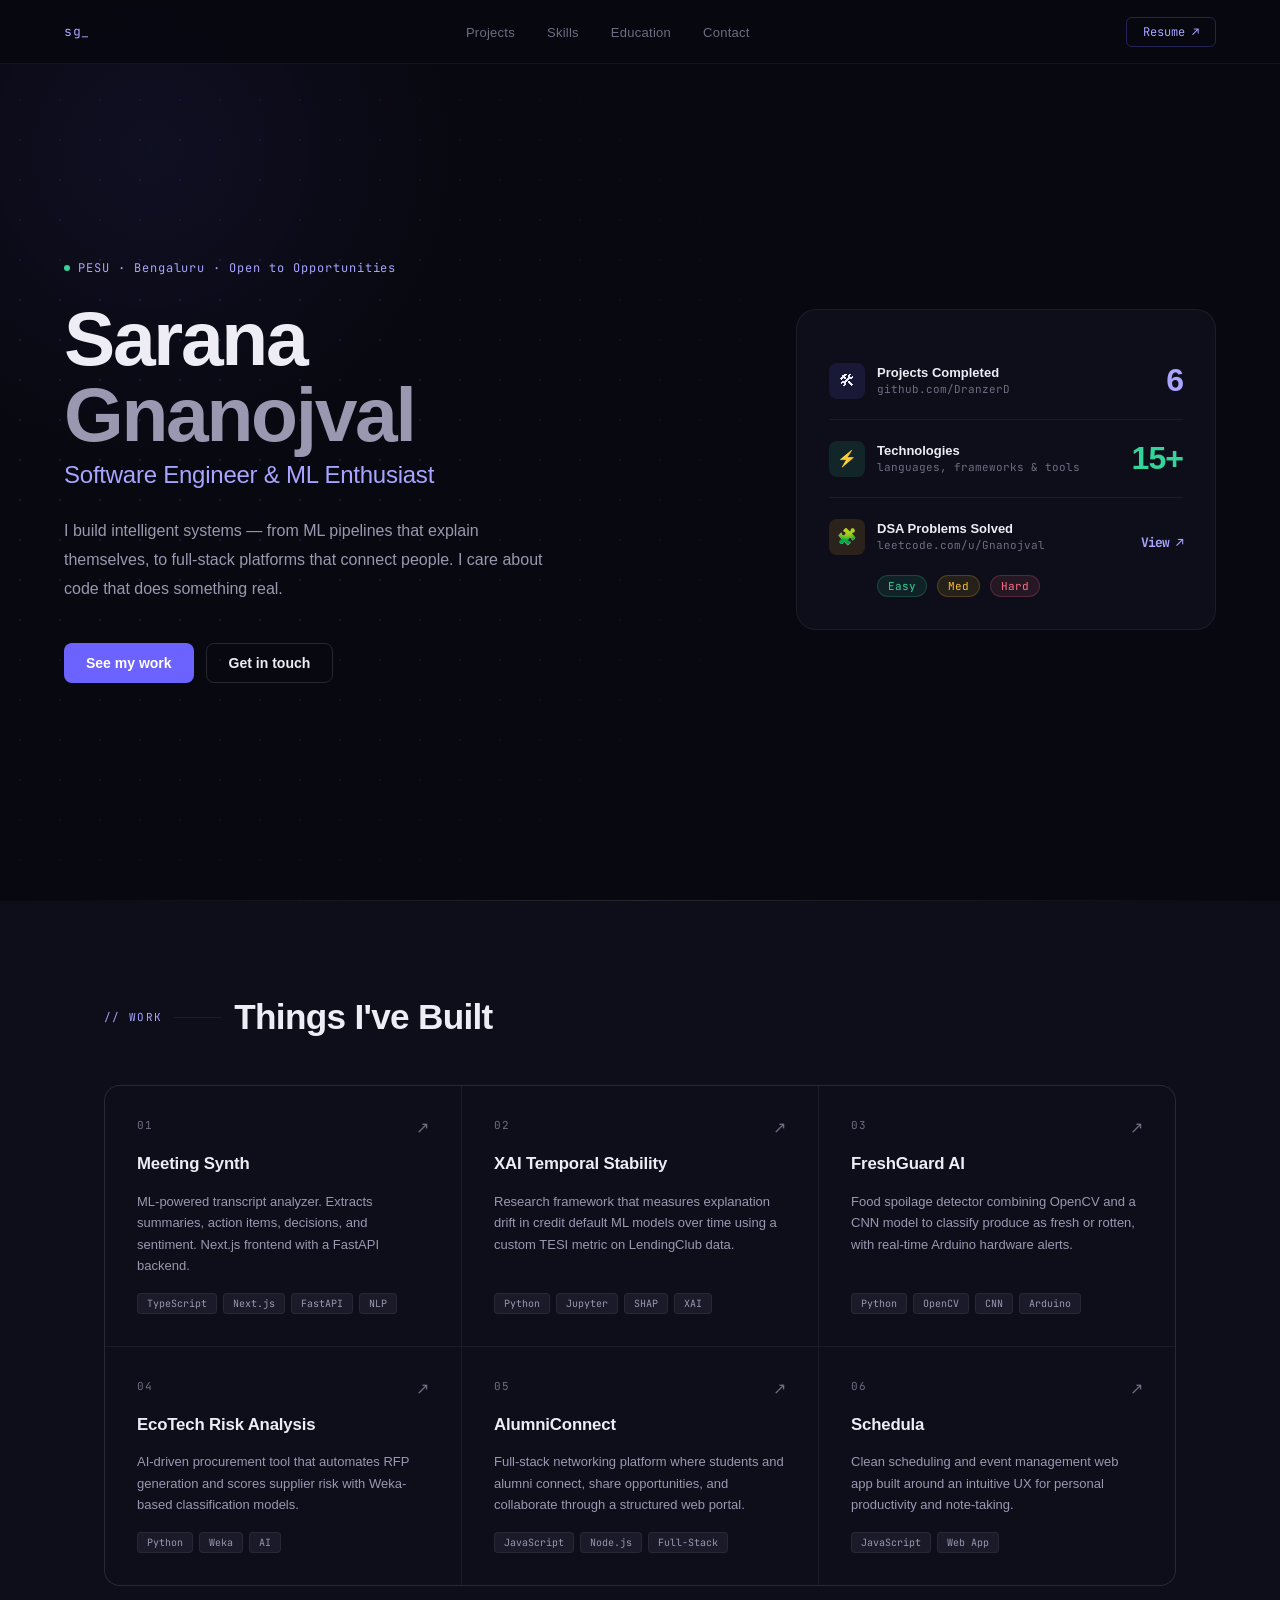
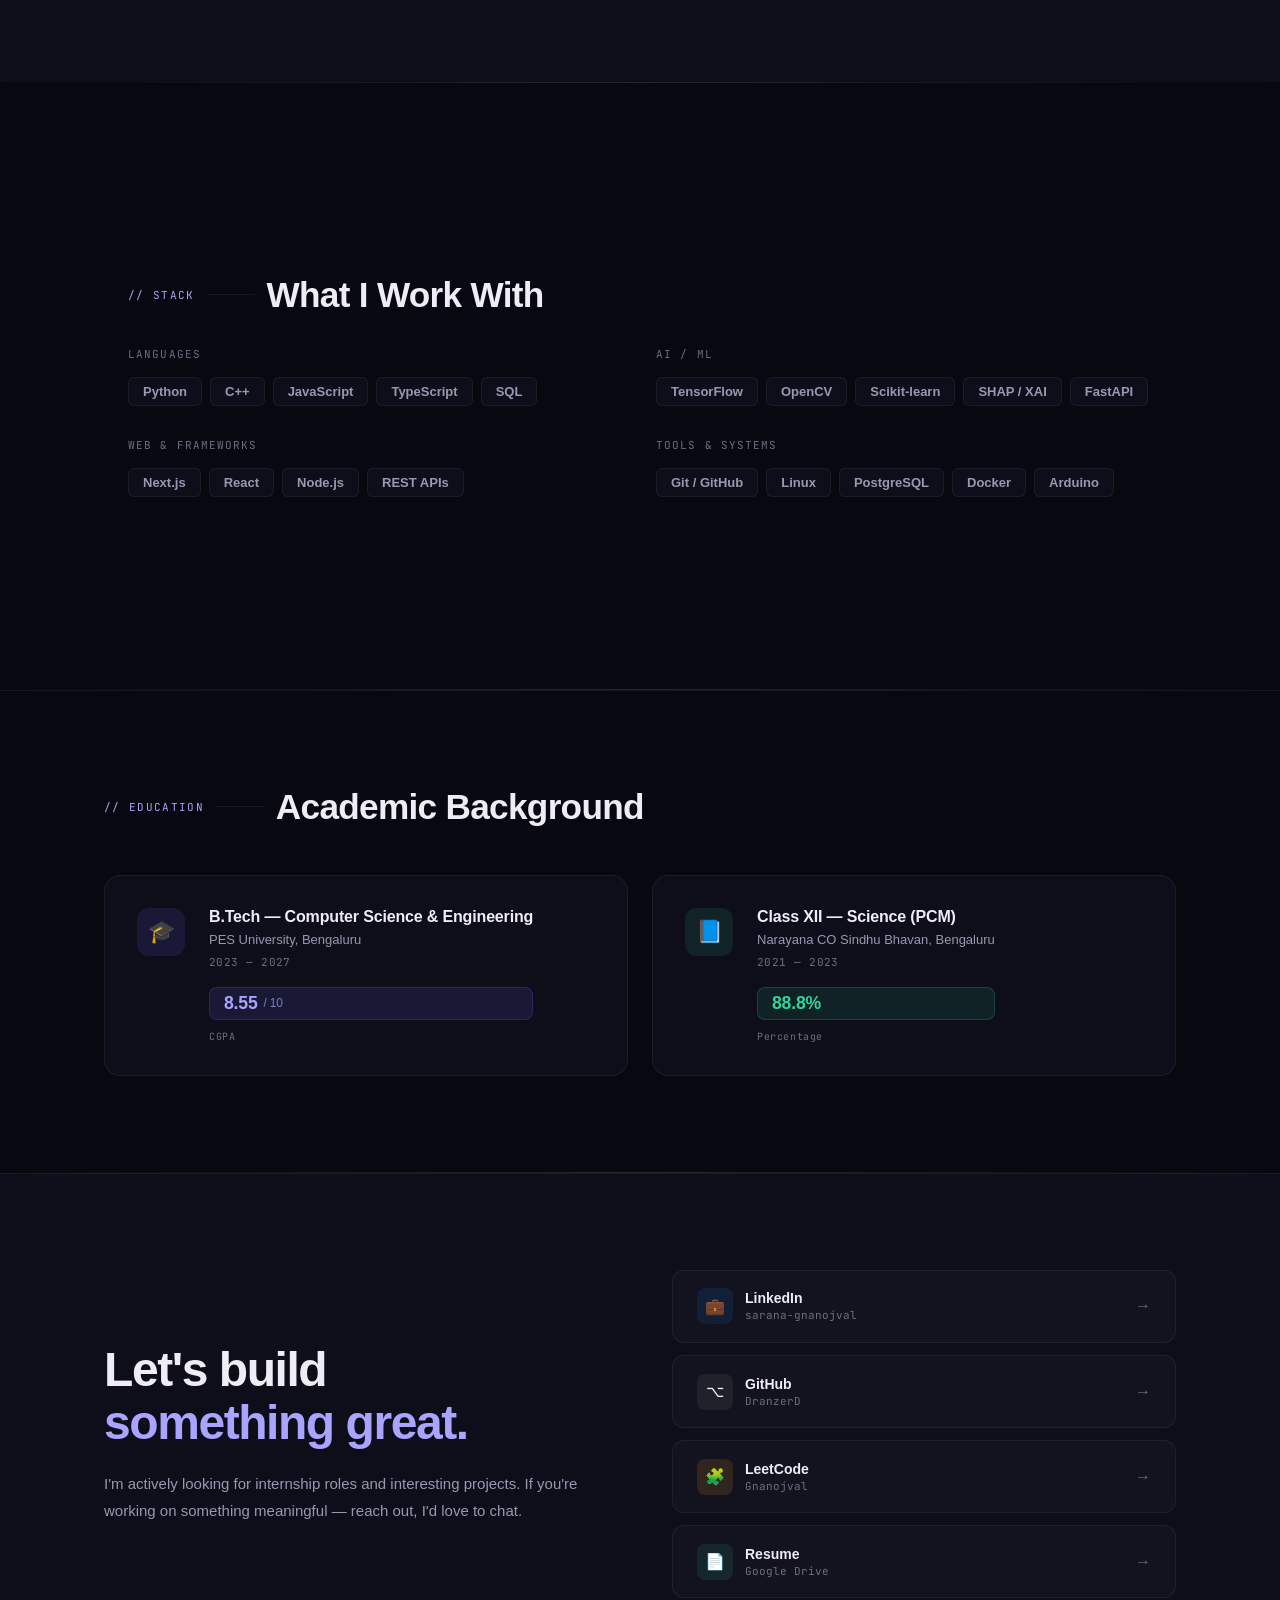
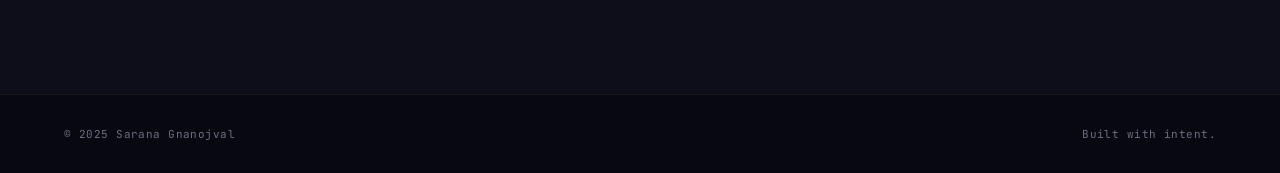
<file: portfolio.html>
<!DOCTYPE html>
<html lang="en">
<head>
<meta charset="UTF-8">
<meta name="viewport" content="width=device-width, initial-scale=1.0">
<title>Sarana Gnanojval</title>
<link rel="preconnect" href="https://fonts.googleapis.com">
<link href="https://fonts.googleapis.com/css2?family=Clash+Display:wght@400;500;600;700&family=Cabinet+Grotesk:wght@400;500;700;800&family=JetBrains+Mono:wght@300;400&display=swap" rel="stylesheet">
<style>
:root {
  --bg: #080810;
  --bg1: #0e0e1a;
  --bg2: #13131f;
  --bg3: #1a1a28;
  --border: rgba(255,255,255,0.06);
  --border-hover: rgba(255,255,255,0.12);
  --text: #eeedf5;
  --muted: #6e6d82;
  --muted2: #9998b0;
  --accent: #6c63ff;
  --accent-light: #a8a4ff;
  --accent-glow: rgba(108,99,255,0.12);
  --green: #34d399;
  --amber: #fbbf24;
  --red: #fb7185;
}
*,*::before,*::after{box-sizing:border-box;margin:0;padding:0}
html{scroll-behavior:smooth}
body{font-family:'Cabinet Grotesk',sans-serif;background:var(--bg);color:var(--text);overflow-x:hidden}
::-webkit-scrollbar{width:4px}
::-webkit-scrollbar-track{background:var(--bg)}
::-webkit-scrollbar-thumb{background:var(--bg3);border-radius:2px}

/* NAV */
nav{position:fixed;top:0;left:0;right:0;z-index:200;padding:0 4rem;height:64px;display:flex;align-items:center;justify-content:space-between;background:rgba(8,8,16,0.85);backdrop-filter:blur(20px);border-bottom:1px solid var(--border)}
.nav-logo{font-family:'JetBrains Mono',monospace;font-size:13px;color:var(--accent-light);letter-spacing:.04em}
.nav-links{display:flex;gap:2rem;list-style:none}
.nav-links a{font-size:13px;font-weight:500;color:var(--muted);text-decoration:none;transition:color .2s;letter-spacing:.02em}
.nav-links a:hover{color:var(--text)}
.nav-cta{font-family:'JetBrains Mono',monospace;font-size:12px;color:var(--accent-light);text-decoration:none;border:1px solid rgba(108,99,255,.3);padding:6px 16px;border-radius:6px;transition:all .2s}
.nav-cta:hover{background:var(--accent-glow);border-color:var(--accent)}

/* HERO */
.hero{min-height:100vh;padding:120px 4rem 80px;display:flex;flex-direction:column;justify-content:center;position:relative;overflow:hidden}
.hero::before{content:'';position:absolute;inset:0;background-image:radial-gradient(circle,rgba(108,99,255,.18) 1px,transparent 1px);background-size:40px 40px;mask-image:radial-gradient(ellipse 70% 80% at 15% 50%,black 20%,transparent 75%);pointer-events:none}
.hero-glow{position:absolute;width:700px;height:700px;border-radius:50%;background:radial-gradient(circle,rgba(108,99,255,.08) 0%,transparent 65%);top:-200px;left:-200px;pointer-events:none}
.hero-inner{position:relative;z-index:1;display:grid;grid-template-columns:1fr 420px;gap:4rem;align-items:center;max-width:1200px}
.hero-eyebrow{display:inline-flex;align-items:center;gap:8px;font-family:'JetBrains Mono',monospace;font-size:12px;color:var(--accent-light);letter-spacing:.08em;margin-bottom:1.5rem;opacity:0;animation:fadeUp .6s .1s ease forwards}
.eyebrow-dot{width:6px;height:6px;background:var(--green);border-radius:50%;animation:blink 2s ease-in-out infinite}
@keyframes blink{0%,100%{opacity:1}50%{opacity:.3}}
.hero-name{font-family:'Clash Display',sans-serif;font-size:clamp(3.2rem,6vw,5.2rem);font-weight:700;line-height:1.0;letter-spacing:-.03em;margin-bottom:.5rem;opacity:0;animation:fadeUp .6s .2s ease forwards}
.hero-name .dim{color:var(--muted2)}
.hero-role{font-family:'Clash Display',sans-serif;font-size:clamp(1.1rem,2.5vw,1.5rem);font-weight:400;color:var(--accent-light);margin-bottom:1.75rem;letter-spacing:-.01em;opacity:0;animation:fadeUp .6s .3s ease forwards}
.hero-desc{font-size:1rem;line-height:1.8;color:var(--muted2);max-width:480px;margin-bottom:2.5rem;opacity:0;animation:fadeUp .6s .4s ease forwards}
.hero-btns{display:flex;gap:12px;flex-wrap:wrap;opacity:0;animation:fadeUp .6s .5s ease forwards}
.btn{display:inline-flex;align-items:center;gap:8px;padding:11px 22px;border-radius:8px;font-family:'Cabinet Grotesk',sans-serif;font-size:14px;font-weight:700;text-decoration:none;cursor:pointer;transition:all .2s;border:none}
.btn-fill{background:var(--accent);color:#fff}
.btn-fill:hover{background:#7c74ff;transform:translateY(-2px);box-shadow:0 8px 24px rgba(108,99,255,.3)}
.btn-outline{background:transparent;color:var(--text);border:1px solid var(--border-hover)}
.btn-outline:hover{background:var(--bg2)}

/* STATS CARD */
.hero-right{opacity:0;animation:fadeUp .7s .35s ease forwards}
.stats-card{background:var(--bg1);border:1px solid var(--border);border-radius:20px;padding:2rem}
.stat-row{display:flex;align-items:center;justify-content:space-between;padding:1.25rem 0;border-bottom:1px solid var(--border)}
.stat-row:last-child{border-bottom:none;padding-bottom:.5rem}
.stat-label-group{display:flex;align-items:center;gap:12px}
.stat-icon{width:36px;height:36px;border-radius:8px;display:flex;align-items:center;justify-content:center;font-size:16px}
.si-p{background:rgba(108,99,255,.12)}
.si-g{background:rgba(52,211,153,.12)}
.si-a{background:rgba(251,191,36,.12)}
.stat-meta{display:flex;flex-direction:column;gap:2px}
.stat-name{font-size:13px;font-weight:700}
.stat-sub{font-size:11px;color:var(--muted);font-family:'JetBrains Mono',monospace}
.stat-value{font-family:'Clash Display',sans-serif;font-size:2rem;font-weight:700;letter-spacing:-.03em;min-width:60px;text-align:right}
.sv-p{color:var(--accent-light)}
.sv-g{color:var(--green)}
.sv-a{color:var(--amber)}
.lc-breakdown{display:flex;gap:10px;padding:.75rem 0 0 48px}
.lc-pill{font-family:'JetBrains Mono',monospace;font-size:11px;padding:3px 10px;border-radius:100px}
.lc-pill.easy{background:rgba(52,211,153,.1);color:var(--green);border:1px solid rgba(52,211,153,.2)}
.lc-pill.med{background:rgba(251,191,36,.1);color:var(--amber);border:1px solid rgba(251,191,36,.2)}
.lc-pill.hard{background:rgba(251,113,133,.1);color:var(--red);border:1px solid rgba(251,113,133,.2)}

/* DIVIDER */
.divider{width:100%;height:1px;background:linear-gradient(90deg,transparent,var(--border-hover),transparent)}

/* SECTION */
.section{padding:6rem 4rem;max-width:1200px;margin:0 auto}
.section-label{display:flex;align-items:center;gap:12px;margin-bottom:3rem}
.section-tag{font-family:'JetBrains Mono',monospace;font-size:11px;color:var(--accent-light);letter-spacing:.12em;text-transform:uppercase}
.section-rule{flex:1;height:1px;background:var(--border);max-width:48px}
.section-title{font-family:'Clash Display',sans-serif;font-size:clamp(1.6rem,3vw,2.2rem);font-weight:600;letter-spacing:-.02em}

/* PROJECTS */
#projects-wrap{background:var(--bg1)}
.projects-grid{display:grid;grid-template-columns:repeat(3,1fr);gap:1px;background:var(--border);border:1px solid var(--border);border-radius:16px;overflow:hidden}
.proj{background:var(--bg1);padding:2rem;display:flex;flex-direction:column;gap:1rem;text-decoration:none;color:inherit;position:relative;transition:background .2s;overflow:hidden}
.proj::after{content:'';position:absolute;top:0;left:0;right:0;height:2px;background:linear-gradient(90deg,var(--accent),var(--green));transform:scaleX(0);transform-origin:left;transition:transform .3s ease}
.proj:hover{background:var(--bg2)}
.proj:hover::after{transform:scaleX(1)}
.proj-top{display:flex;justify-content:space-between;align-items:flex-start}
.proj-num{font-family:'JetBrains Mono',monospace;font-size:11px;color:var(--muted);letter-spacing:.06em}
.proj-arrow{font-size:16px;color:var(--muted);transition:color .2s,transform .2s}
.proj:hover .proj-arrow{color:var(--accent-light);transform:translate(3px,-3px)}
.proj-name{font-family:'Clash Display',sans-serif;font-size:1.05rem;font-weight:600;letter-spacing:-.01em;line-height:1.3}
.proj-desc{font-size:13px;color:var(--muted2);line-height:1.65;flex:1}
.proj-chips{display:flex;flex-wrap:wrap;gap:6px;margin-top:auto}
.chip{font-family:'JetBrains Mono',monospace;font-size:10px;padding:3px 9px;border-radius:4px;color:var(--muted2);background:var(--bg3);border:1px solid var(--border)}

/* SKILLS */
#skills-wrap{padding:6rem 4rem}
.skills-grid-outer{max-width:1200px;margin:0 auto}
.skills-wrap{display:grid;grid-template-columns:repeat(2,1fr);gap:2rem}
.skill-block-title{font-family:'JetBrains Mono',monospace;font-size:11px;color:var(--muted);letter-spacing:.1em;text-transform:uppercase;margin-bottom:1rem}
.skill-list{display:flex;flex-wrap:wrap;gap:8px}
.skill-item{font-size:13px;font-weight:700;color:var(--muted2);background:var(--bg1);border:1px solid var(--border);padding:6px 14px;border-radius:6px;transition:all .2s}
.skill-item:hover{color:var(--text);border-color:var(--border-hover);background:var(--bg2)}

/* EDUCATION */
#edu-wrap{background:var(--bg);border-top:1px solid var(--border)}
.edu-grid{display:grid;grid-template-columns:1fr 1fr;gap:1.5rem;max-width:1200px}
.edu-card{background:var(--bg1);border:1px solid var(--border);border-radius:16px;padding:2rem;display:flex;gap:1.5rem;align-items:flex-start;transition:border-color .2s}
.edu-card:hover{border-color:var(--border-hover)}
.edu-icon{width:48px;height:48px;border-radius:12px;display:flex;align-items:center;justify-content:center;font-size:22px;flex-shrink:0}
.edu-icon.uni{background:rgba(108,99,255,.12)}
.edu-icon.school{background:rgba(52,211,153,.1)}
.edu-body{display:flex;flex-direction:column;gap:6px}
.edu-degree{font-family:'Clash Display',sans-serif;font-size:1rem;font-weight:600;letter-spacing:-.01em}
.edu-institute{font-size:13px;color:var(--muted2);font-weight:500}
.edu-period{font-family:'JetBrains Mono',monospace;font-size:11px;color:var(--muted);letter-spacing:.04em;margin-top:2px}
.edu-badge{display:inline-flex;align-items:center;gap:6px;margin-top:.75rem;padding:5px 14px;border-radius:8px;font-family:'Clash Display',sans-serif;font-size:1.1rem;font-weight:700;letter-spacing:-.01em}
.edu-badge.cgpa{background:rgba(108,99,255,.12);color:var(--accent-light);border:1px solid rgba(108,99,255,.2)}
.edu-badge.pct{background:rgba(52,211,153,.1);color:var(--green);border:1px solid rgba(52,211,153,.2)}
.edu-badge-label{font-family:'JetBrains Mono',monospace;font-size:10px;color:var(--muted);letter-spacing:.06em;margin-top:4px}

/* CONNECT */
#connect-wrap{background:var(--bg1);border-top:1px solid var(--border)}
.connect-inner{max-width:1200px;margin:0 auto;padding:6rem 4rem;display:grid;grid-template-columns:1fr 1fr;gap:4rem;align-items:center}
.connect-title{font-family:'Clash Display',sans-serif;font-size:clamp(2rem,4vw,3rem);font-weight:700;letter-spacing:-.03em;line-height:1.1;margin-bottom:1.25rem}
.connect-title span{color:var(--accent-light)}
.connect-desc{font-size:15px;color:var(--muted2);line-height:1.8}
.connect-right{display:flex;flex-direction:column;gap:12px}
.connect-link{display:flex;align-items:center;justify-content:space-between;padding:1.1rem 1.5rem;background:var(--bg2);border:1px solid var(--border);border-radius:12px;text-decoration:none;color:var(--text);transition:all .2s}
.connect-link:hover{background:var(--bg3);border-color:var(--border-hover);transform:translateX(4px)}
.cl-left{display:flex;align-items:center;gap:12px}
.cl-icon{width:36px;height:36px;border-radius:8px;display:flex;align-items:center;justify-content:center;font-size:16px}
.cl-name{font-size:14px;font-weight:700}
.cl-handle{font-family:'JetBrains Mono',monospace;font-size:11px;color:var(--muted);margin-top:2px}
.cl-arrow{color:var(--muted);font-size:16px;transition:color .2s}
.connect-link:hover .cl-arrow{color:var(--accent-light)}

footer{padding:2rem 4rem;display:flex;justify-content:space-between;align-items:center;font-family:'JetBrains Mono',monospace;font-size:11px;color:var(--muted);letter-spacing:.04em;border-top:1px solid var(--border)}

@keyframes fadeUp{from{opacity:0;transform:translateY(20px)}to{opacity:1;transform:translateY(0)}}
.reveal{opacity:0;transform:translateY(24px);transition:opacity .55s ease,transform .55s ease}
.reveal.visible{opacity:1;transform:translateY(0)}

@media(max-width:900px){
  nav{padding:0 1.5rem}
  .nav-links{display:none}
  .hero{padding:100px 1.5rem 60px}
  .hero-inner{grid-template-columns:1fr;gap:3rem}
  .hero-right{order:-1}
  .section{padding:4rem 1.5rem}
  #skills-wrap{padding:4rem 1.5rem}
  .projects-grid{grid-template-columns:1fr}
  .skills-wrap{grid-template-columns:1fr}
  .connect-inner{grid-template-columns:1fr;padding:4rem 1.5rem}
  footer{padding:1.5rem;flex-direction:column;gap:8px}
}
</style>
</head>
<body>

<nav>
  <span class="nav-logo">sg_</span>
  <ul class="nav-links">
    <li><a href="#projects-wrap">Projects</a></li>
    <li><a href="#skills-wrap">Skills</a></li>
    <li><a href="#edu-wrap">Education</a></li>
    <li><a href="#connect-wrap">Contact</a></li>
  </ul>
  <a href="https://drive.google.com/file/d/1TRmpMBrc9jld2oklp_E9bveN4wbqXfwO/view?usp=sharing" target="_blank" class="nav-cta">Resume ↗</a>
</nav>

<section class="hero">
  <div class="hero-glow"></div>
  <div class="hero-inner">
    <div class="hero-left">
      <div class="hero-eyebrow">
        <span class="eyebrow-dot"></span>
        PESU · Bengaluru · Open to Opportunities
      </div>
      <h1 class="hero-name">Sarana<br><span class="dim">Gnanojval</span></h1>
      <div class="hero-role">Software Engineer &amp; ML Enthusiast</div>
      <p class="hero-desc">I build intelligent systems — from ML pipelines that explain themselves, to full-stack platforms that connect people. I care about code that does something real.</p>
      <div class="hero-btns">
        <a href="#projects-wrap" class="btn btn-fill">See my work</a>
        <a href="#connect-wrap" class="btn btn-outline">Get in touch</a>
      </div>
    </div>

    <div class="hero-right">
      <div class="stats-card">
        <div class="stat-row">
          <div class="stat-label-group">
            <div class="stat-icon si-p">🛠</div>
            <div class="stat-meta">
              <span class="stat-name">Projects Completed</span>
              <span class="stat-sub">github.com/DranzerD</span>
            </div>
          </div>
          <span class="stat-value sv-p">6</span>
        </div>
        <div class="stat-row">
          <div class="stat-label-group">
            <div class="stat-icon si-g">⚡</div>
            <div class="stat-meta">
              <span class="stat-name">Technologies</span>
              <span class="stat-sub">languages, frameworks &amp; tools</span>
            </div>
          </div>
          <span class="stat-value sv-g">15+</span>
        </div>
        <div class="stat-row" style="border-bottom:none;padding-bottom:.5rem">
          <div class="stat-label-group">
            <div class="stat-icon si-a">🧩</div>
            <div class="stat-meta">
              <span class="stat-name">DSA Problems Solved</span>
              <span class="stat-sub">leetcode.com/u/Gnanojval</span>
            </div>
          </div>
          <span class="stat-value sv-a" id="lc-total">···</span>
        </div>
        <div class="lc-breakdown">
          <span class="lc-pill easy" id="pill-easy">Easy ···</span>
          <span class="lc-pill med"  id="pill-med">Med ···</span>
          <span class="lc-pill hard" id="pill-hard">Hard ···</span>
        </div>
      </div>
    </div>
  </div>
</section>

<div class="divider"></div>

<div id="projects-wrap">
  <div class="section">
    <div class="section-label reveal">
      <span class="section-tag">// work</span>
      <div class="section-rule"></div>
      <h2 class="section-title">Things I've Built</h2>
    </div>
    <div class="projects-grid">
      <a class="proj reveal" href="https://github.com/DranzerD/MEETING-SYNTH" target="_blank">
        <div class="proj-top"><span class="proj-num">01</span><span class="proj-arrow">↗</span></div>
        <div class="proj-name">Meeting Synth</div>
        <p class="proj-desc">ML-powered transcript analyzer. Extracts summaries, action items, decisions, and sentiment. Next.js frontend with a FastAPI backend.</p>
        <div class="proj-chips"><span class="chip">TypeScript</span><span class="chip">Next.js</span><span class="chip">FastAPI</span><span class="chip">NLP</span></div>
      </a>
      <a class="proj reveal" href="https://github.com/DranzerD/XAI-Temporal-Stability" target="_blank">
        <div class="proj-top"><span class="proj-num">02</span><span class="proj-arrow">↗</span></div>
        <div class="proj-name">XAI Temporal Stability</div>
        <p class="proj-desc">Research framework that measures explanation drift in credit default ML models over time using a custom TESI metric on LendingClub data.</p>
        <div class="proj-chips"><span class="chip">Python</span><span class="chip">Jupyter</span><span class="chip">SHAP</span><span class="chip">XAI</span></div>
      </a>
      <a class="proj reveal" href="https://github.com/DranzerD/FreshGuard-AI" target="_blank">
        <div class="proj-top"><span class="proj-num">03</span><span class="proj-arrow">↗</span></div>
        <div class="proj-name">FreshGuard AI</div>
        <p class="proj-desc">Food spoilage detector combining OpenCV and a CNN model to classify produce as fresh or rotten, with real-time Arduino hardware alerts.</p>
        <div class="proj-chips"><span class="chip">Python</span><span class="chip">OpenCV</span><span class="chip">CNN</span><span class="chip">Arduino</span></div>
      </a>
      <a class="proj reveal" href="https://github.com/DranzerD/EcoTech-Risk-Analysis-An-AI-Based-Approach-To-Supplier-Procurement" target="_blank">
        <div class="proj-top"><span class="proj-num">04</span><span class="proj-arrow">↗</span></div>
        <div class="proj-name">EcoTech Risk Analysis</div>
        <p class="proj-desc">AI-driven procurement tool that automates RFP generation and scores supplier risk with Weka-based classification models.</p>
        <div class="proj-chips"><span class="chip">Python</span><span class="chip">Weka</span><span class="chip">AI</span></div>
      </a>
      <a class="proj reveal" href="https://github.com/DranzerD/AlumniConnect" target="_blank">
        <div class="proj-top"><span class="proj-num">05</span><span class="proj-arrow">↗</span></div>
        <div class="proj-name">AlumniConnect</div>
        <p class="proj-desc">Full-stack networking platform where students and alumni connect, share opportunities, and collaborate through a structured web portal.</p>
        <div class="proj-chips"><span class="chip">JavaScript</span><span class="chip">Node.js</span><span class="chip">Full-Stack</span></div>
      </a>
      <a class="proj reveal" href="https://github.com/DranzerD/Schedula" target="_blank">
        <div class="proj-top"><span class="proj-num">06</span><span class="proj-arrow">↗</span></div>
        <div class="proj-name">Schedula</div>
        <p class="proj-desc">Clean scheduling and event management web app built around an intuitive UX for personal productivity and note-taking.</p>
        <div class="proj-chips"><span class="chip">JavaScript</span><span class="chip">Web App</span></div>
      </a>
    </div>
  </div>
</div>

<div class="divider"></div>

<div id="skills-wrap">
  <div class="skills-grid-outer">
    <div class="section-label reveal" style="padding:6rem 4rem 0;max-width:1200px;margin:0 auto">
      <span class="section-tag">// stack</span>
      <div class="section-rule"></div>
      <h2 class="section-title">What I Work With</h2>
    </div>
    <div style="padding:2rem 4rem 6rem;max-width:1200px;margin:0 auto">
      <div class="skills-wrap">
        <div class="reveal">
          <div class="skill-block-title">Languages</div>
          <div class="skill-list"><span class="skill-item">Python</span><span class="skill-item">C++</span><span class="skill-item">JavaScript</span><span class="skill-item">TypeScript</span><span class="skill-item">SQL</span></div>
        </div>
        <div class="reveal">
          <div class="skill-block-title">AI / ML</div>
          <div class="skill-list"><span class="skill-item">TensorFlow</span><span class="skill-item">OpenCV</span><span class="skill-item">Scikit-learn</span><span class="skill-item">SHAP / XAI</span><span class="skill-item">FastAPI</span></div>
        </div>
        <div class="reveal">
          <div class="skill-block-title">Web & Frameworks</div>
          <div class="skill-list"><span class="skill-item">Next.js</span><span class="skill-item">React</span><span class="skill-item">Node.js</span><span class="skill-item">REST APIs</span></div>
        </div>
        <div class="reveal">
          <div class="skill-block-title">Tools & Systems</div>
          <div class="skill-list"><span class="skill-item">Git / GitHub</span><span class="skill-item">Linux</span><span class="skill-item">PostgreSQL</span><span class="skill-item">Docker</span><span class="skill-item">Arduino</span></div>
        </div>
      </div>
    </div>
  </div>
</div>

<div class="divider"></div>

<div id="edu-wrap">
  <div class="section">
    <div class="section-label reveal">
      <span class="section-tag">// education</span>
      <div class="section-rule"></div>
      <h2 class="section-title">Academic Background</h2>
    </div>
    <div class="edu-grid">

      <div class="edu-card reveal">
        <div class="edu-icon uni">🎓</div>
        <div class="edu-body">
          <div class="edu-degree">B.Tech — Computer Science &amp; Engineering</div>
          <div class="edu-institute">PES University, Bengaluru</div>
          <div class="edu-period">2023 — 2027</div>
          <div class="edu-badge cgpa">8.55 <span style="font-size:.75rem;font-weight:500;opacity:.7">/ 10</span></div>
          <div class="edu-badge-label">CGPA</div>
        </div>
      </div>

      <div class="edu-card reveal">
        <div class="edu-icon school">📘</div>
        <div class="edu-body">
          <div class="edu-degree">Class XII — Science (PCM)</div>
          <div class="edu-institute">Narayana CO Sindhu Bhavan, Bengaluru</div>
          <div class="edu-period">2021 — 2023</div>
          <div class="edu-badge pct">88.8%</div>
          <div class="edu-badge-label">Percentage</div>
        </div>
      </div>

    </div>
  </div>
</div>

<div class="divider"></div>

<div id="connect-wrap">
  <div class="connect-inner">
    <div class="connect-left reveal">
      <h2 class="connect-title">Let's build<br><span>something great.</span></h2>
      <p class="connect-desc">I'm actively looking for internship roles and interesting projects. If you're working on something meaningful — reach out, I'd love to chat.</p>
    </div>
    <div class="connect-right reveal">
      <a href="https://www.linkedin.com/in/sarana-gnanojval/" target="_blank" class="connect-link">
        <div class="cl-left">
          <div class="cl-icon" style="background:rgba(10,102,194,.15)">💼</div>
          <div><div class="cl-name">LinkedIn</div><div class="cl-handle">sarana-gnanojval</div></div>
        </div>
        <span class="cl-arrow">→</span>
      </a>
      <a href="https://github.com/DranzerD" target="_blank" class="connect-link">
        <div class="cl-left">
          <div class="cl-icon" style="background:rgba(255,255,255,.06)">⌥</div>
          <div><div class="cl-name">GitHub</div><div class="cl-handle">DranzerD</div></div>
        </div>
        <span class="cl-arrow">→</span>
      </a>
      <a href="https://leetcode.com/u/Gnanojval/" target="_blank" class="connect-link">
        <div class="cl-left">
          <div class="cl-icon" style="background:rgba(251,161,36,.12)">🧩</div>
          <div><div class="cl-name">LeetCode</div><div class="cl-handle">Gnanojval</div></div>
        </div>
        <span class="cl-arrow">→</span>
      </a>
      <a href="https://drive.google.com/file/d/1TRmpMBrc9jld2oklp_E9bveN4wbqXfwO/view?usp=sharing" target="_blank" class="connect-link">
        <div class="cl-left">
          <div class="cl-icon" style="background:rgba(52,211,153,.1)">📄</div>
          <div><div class="cl-name">Resume</div><div class="cl-handle">Google Drive</div></div>
        </div>
        <span class="cl-arrow">→</span>
      </a>
    </div>
  </div>
</div>

<footer>
  <span>© 2025 Sarana Gnanojval</span>
  <span>Built with intent.</span>
</footer>

<script>
const io = new IntersectionObserver((entries) => {
  entries.forEach((e,i) => {
    if(e.isIntersecting){ setTimeout(()=>e.target.classList.add('visible'),i*70); io.unobserve(e.target); }
  });
},{threshold:.08});
document.querySelectorAll('.reveal').forEach(el=>io.observe(el));

async function loadLC(){
  try{
    const res = await fetch('https://alfa-leetcode-api.onrender.com/Gnanojval/solved');
    const d = await res.json();
    const total = d.solvedProblem ?? d.totalSolved ?? '—';
    const easy  = d.easySolved   ?? '—';
    const med   = d.mediumSolved ?? '—';
    const hard  = d.hardSolved   ?? '—';
    document.getElementById('lc-total').textContent = total;
    document.getElementById('pill-easy').textContent = 'Easy ' + easy;
    document.getElementById('pill-med').textContent  = 'Med '  + med;
    document.getElementById('pill-hard').textContent = 'Hard ' + hard;
  } catch {
    document.getElementById('lc-total').innerHTML = '<a href="https://leetcode.com/u/Gnanojval/" target="_blank" style="color:var(--accent-light);font-size:13px;font-family:JetBrains Mono,monospace;text-decoration:none">View ↗</a>';
    ['pill-easy','pill-med','pill-hard'].forEach((id,i)=>{
      document.getElementById(id).textContent = ['Easy','Med','Hard'][i];
    });
  }
}
loadLC();
</script>
</body>
</html>
</file>
